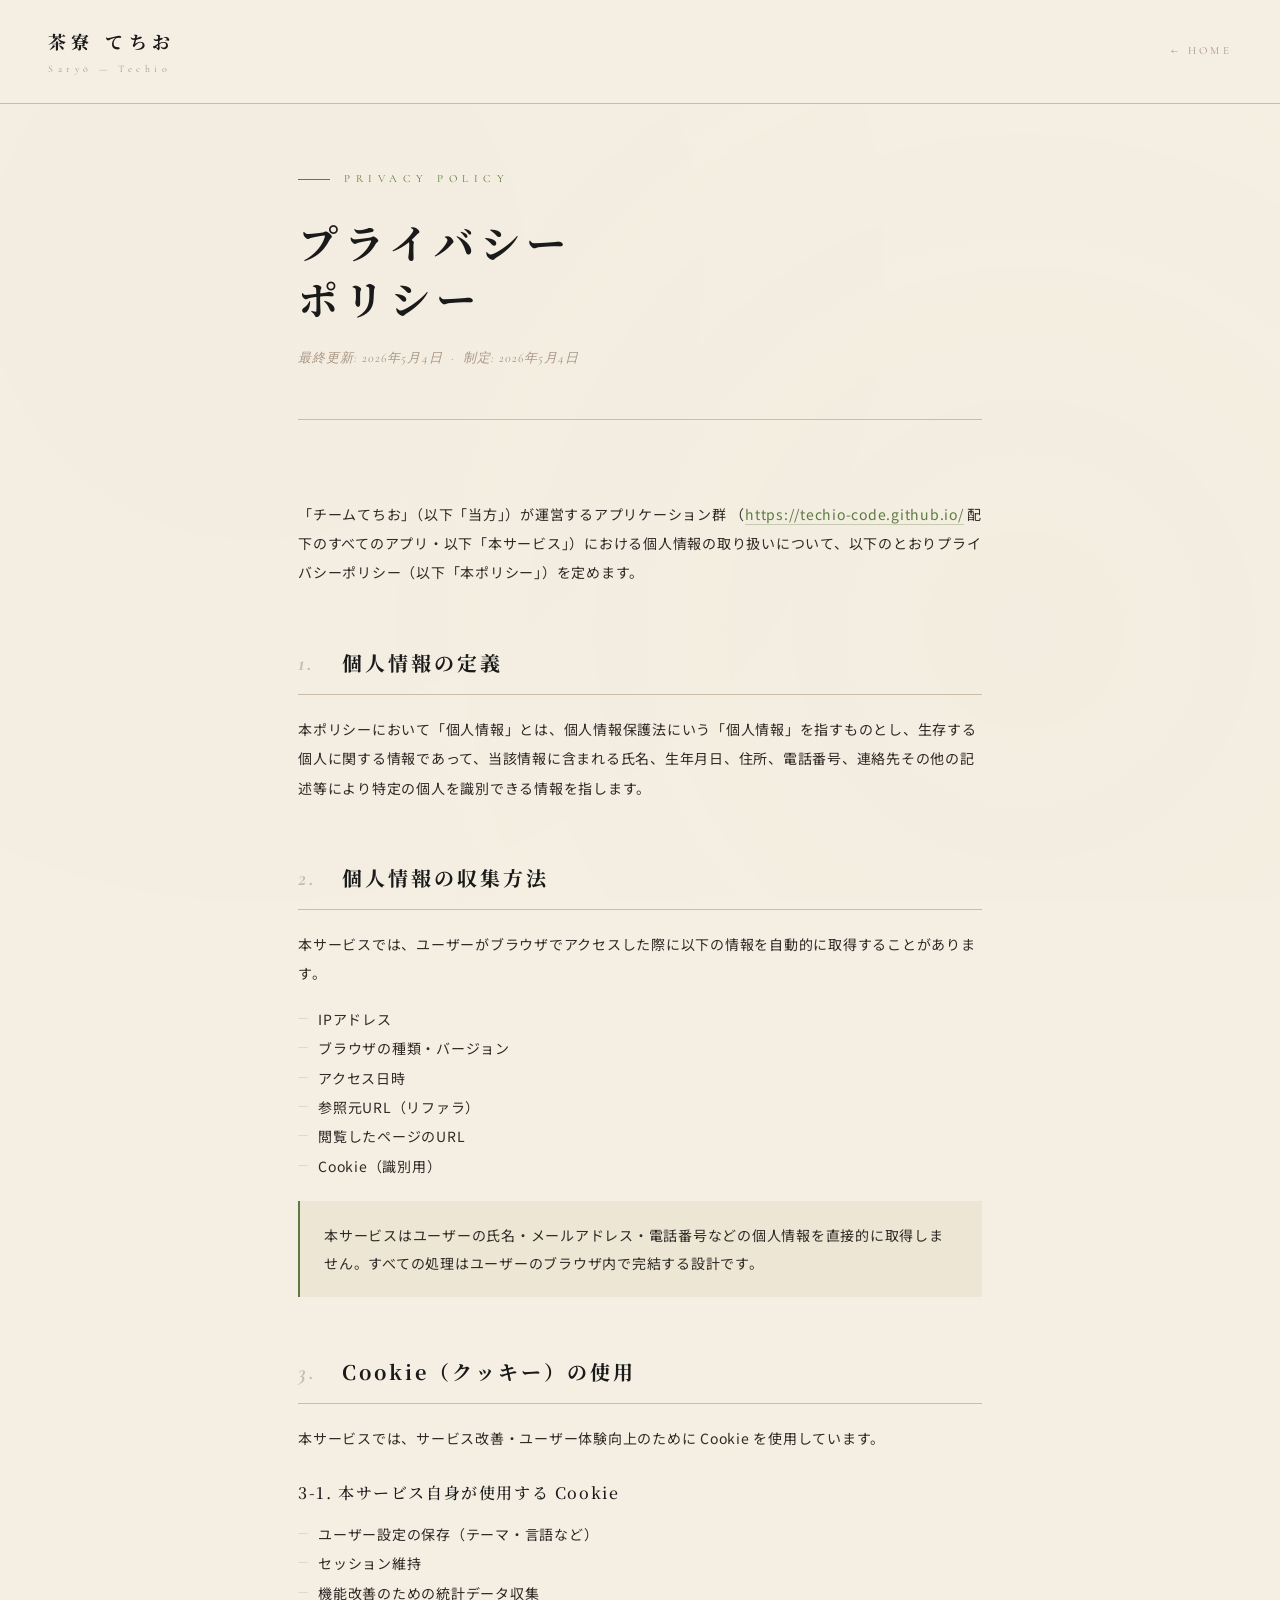
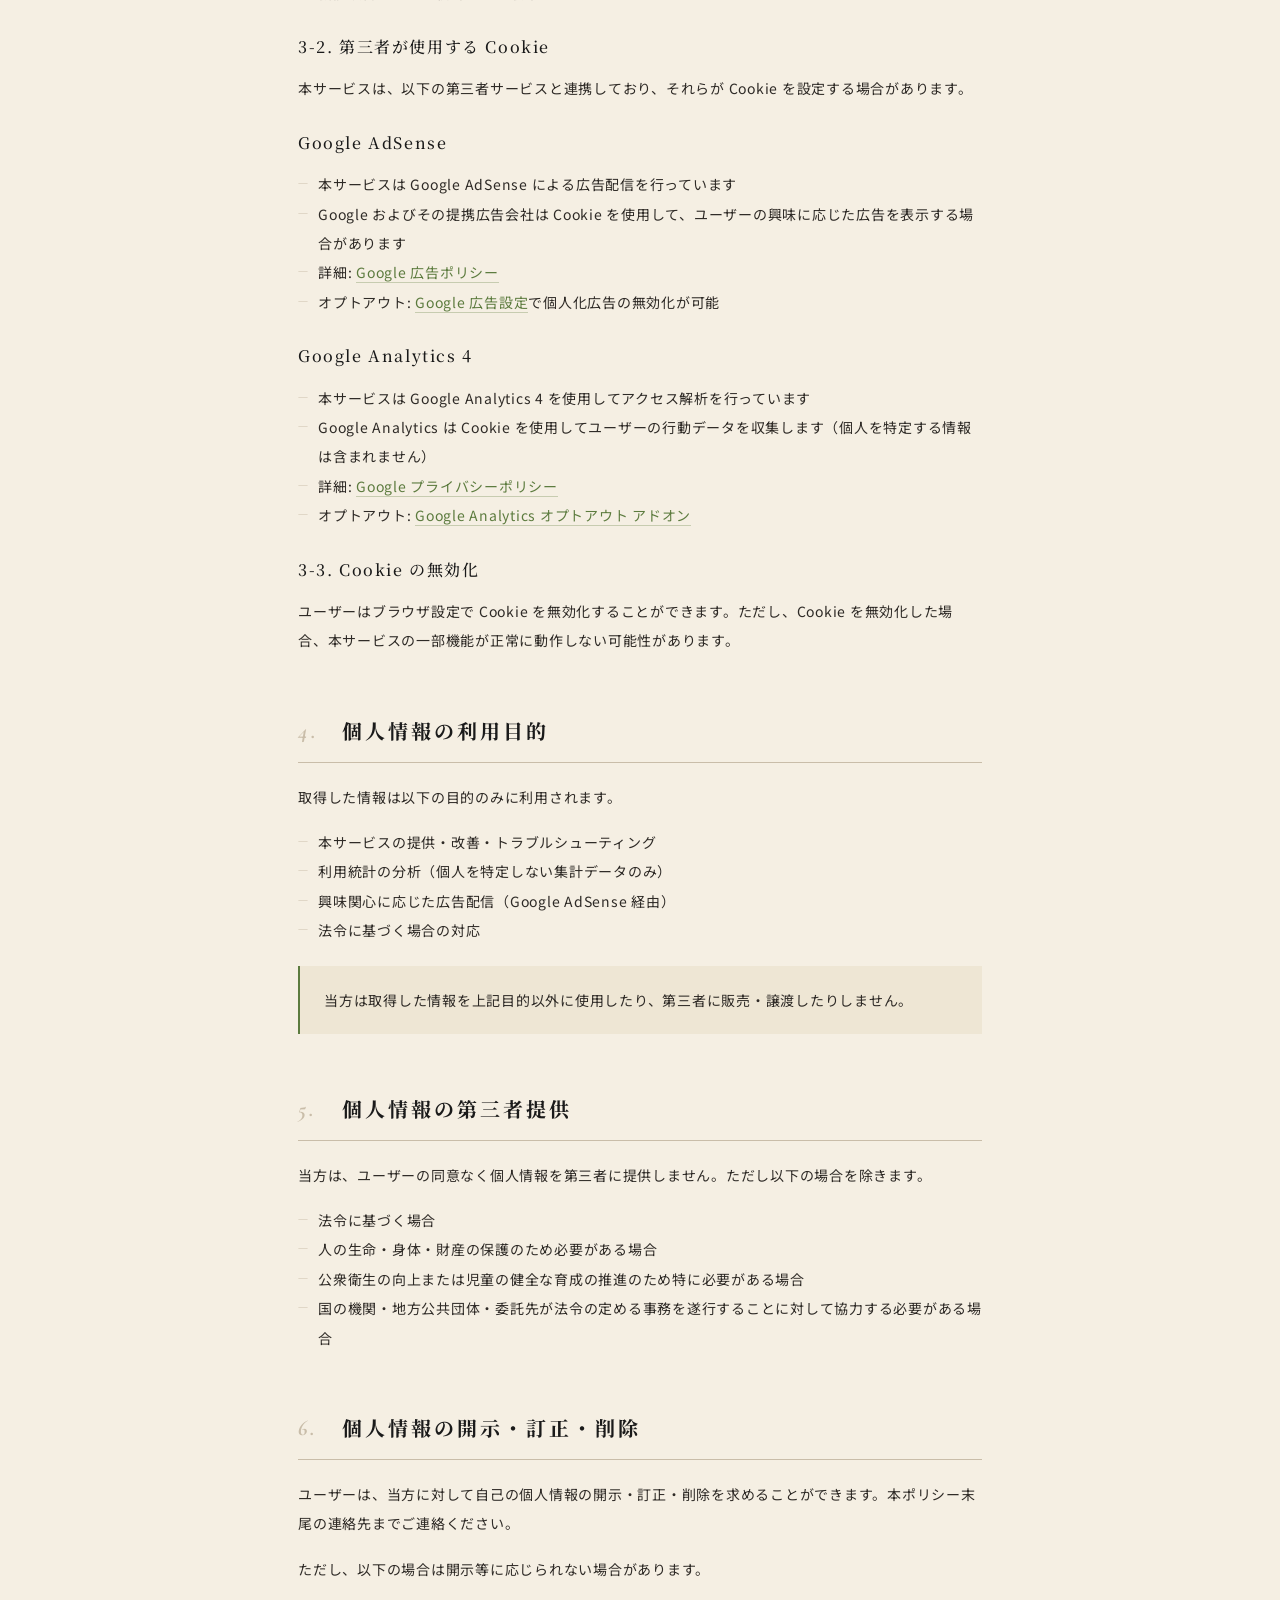
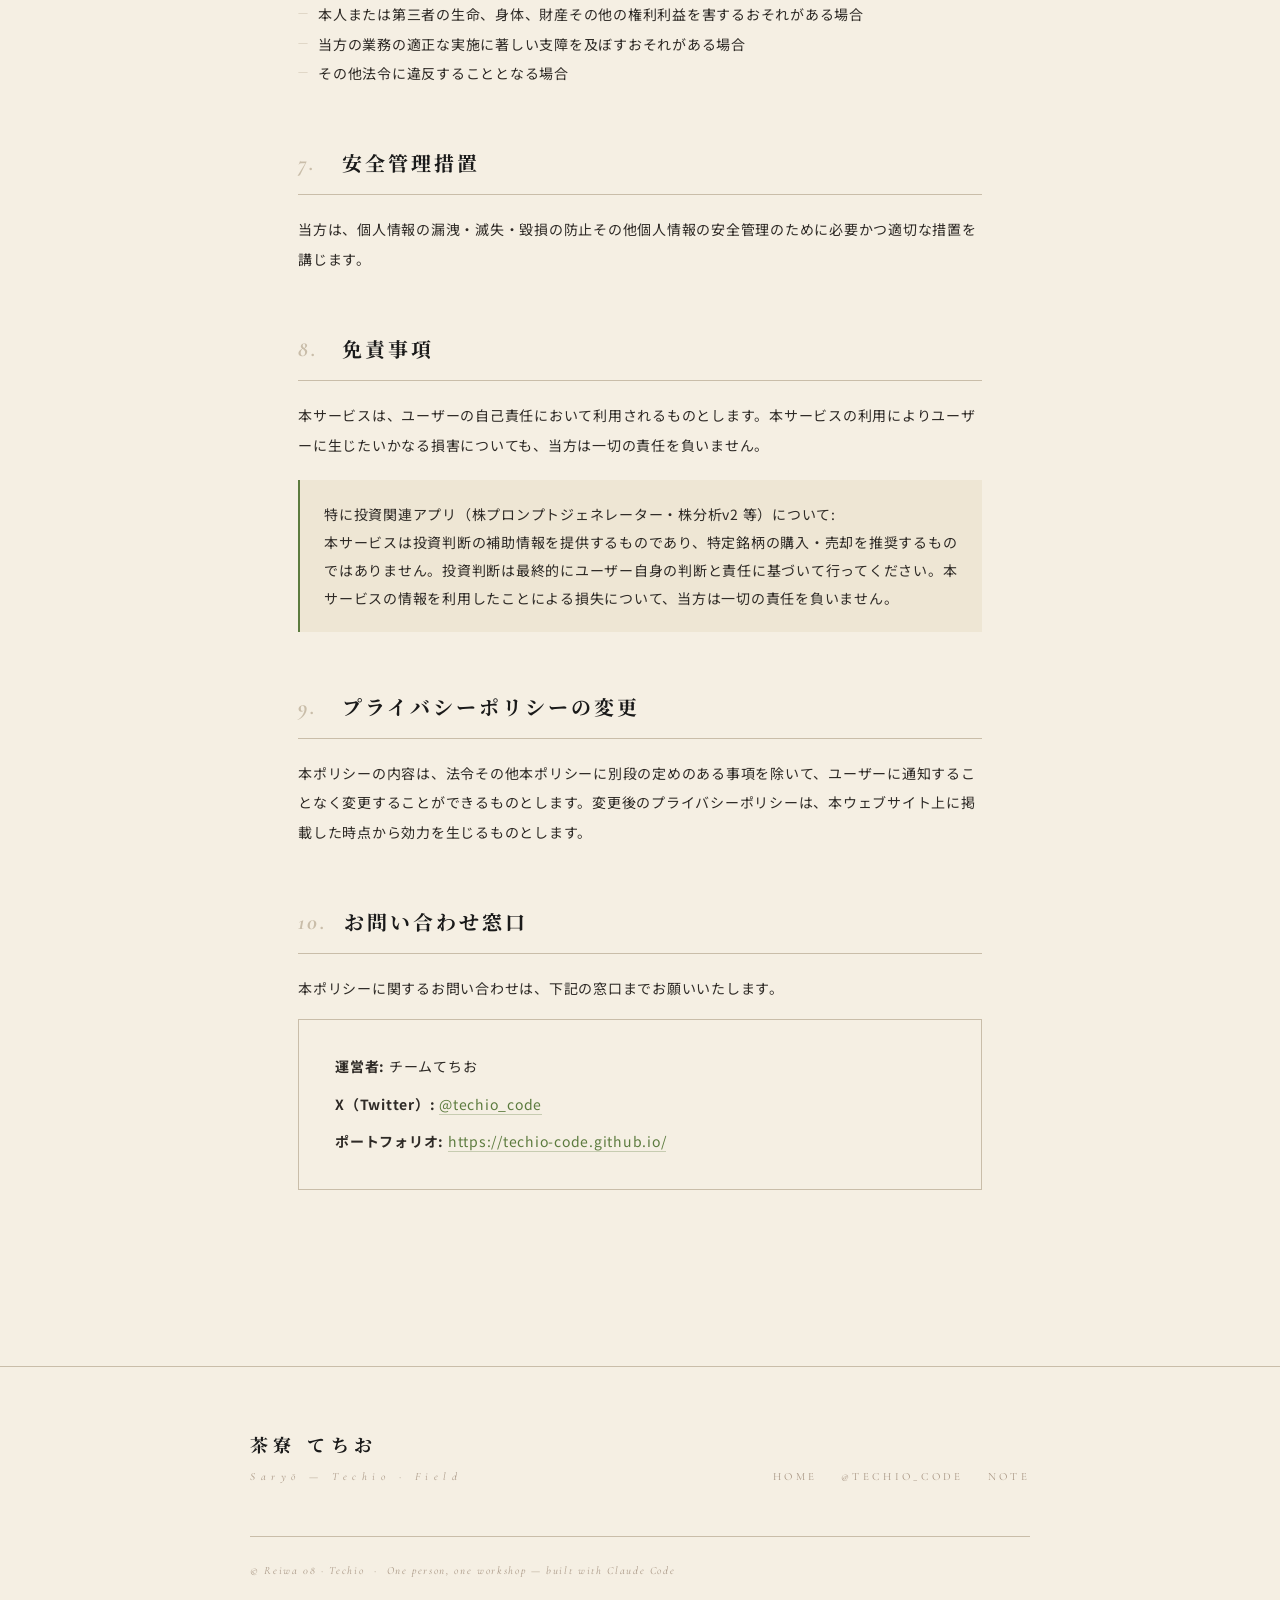
<file: privacy-policy/index.html>
<!DOCTYPE html>
<html lang="ja">
<head>
<meta charset="UTF-8" />
<meta name="viewport" content="width=device-width, initial-scale=1.0" />
<title>プライバシーポリシー — 茶寮 てちお</title>
<meta name="description" content="チームてちおが運営するアプリ群（techio-code.github.io 配下）における個人情報・Cookie の取り扱いについてのプライバシーポリシーです。" />
<meta property="og:title" content="プライバシーポリシー — 茶寮 てちお" />
<meta property="og:description" content="チームてちおが運営するアプリ群における個人情報・Cookie の取り扱いについてのプライバシーポリシーです。" />
<meta property="og:url" content="https://techio-code.github.io/privacy-policy/" />
<meta property="og:type" content="website" />
<link rel="preconnect" href="https://fonts.googleapis.com">
<link rel="preconnect" href="https://fonts.gstatic.com" crossorigin>
<link rel="stylesheet" href="https://fonts.googleapis.com/css2?family=Cormorant+Garamond:ital,wght@0,400;0,500;1,400&family=Noto+Sans+JP:wght@300;400;500&family=Noto+Serif+JP:wght@400;500;700&display=swap">
<style>
  :root {
    --kinari: #F5EFE3;
    --kinari-2: #EEE6D4;
    --sumi: #1A1A1A;
    --sumi-soft: #2E2A26;
    --tsuchi: #A89684;
    --tsuchi-light: #C9BDA9;
    --matcha: #5C7B3E;
    --rousoku: #FBC97A;
    --paper-shadow: rgba(26,26,26,0.06);
    --sp-0: 8px;
    --sp-1: 16px;
    --sp-2: 24px;
    --sp-3: 40px;
    --sp-4: 64px;
    --sp-5: 96px;
    --sp-6: 160px;
  }
  * { box-sizing: border-box; margin: 0; padding: 0; }
  html, body { background: var(--kinari); color: var(--sumi); }
  body {
    font-family: "Noto Sans JP", -apple-system, sans-serif;
    font-weight: 400;
    line-height: 1.9;
    font-size: 15px;
    letter-spacing: 0.05em;
    overflow-x: hidden;
    -webkit-font-smoothing: antialiased;
  }
  body::before {
    content: "";
    position: fixed; inset: 0;
    pointer-events: none;
    z-index: 1;
    opacity: 0.5;
    background-image:
      radial-gradient(circle at 20% 30%, rgba(26,26,26,0.015) 0, transparent 60%),
      radial-gradient(circle at 80% 70%, rgba(168,150,132,0.04) 0, transparent 55%);
    mix-blend-mode: multiply;
  }

  /* ===== NAV ===== */
  .nav {
    position: fixed; top: 0; left: 0; right: 0;
    display: flex; justify-content: space-between; align-items: center;
    padding: 24px 48px;
    z-index: 50;
    background: rgba(245, 239, 227, 0.92);
    backdrop-filter: blur(8px);
    border-bottom: 1px solid var(--tsuchi-light);
  }
  .nav-brand {
    font-family: "Noto Serif JP", serif;
    font-weight: 700;
    font-size: 18px;
    letter-spacing: 0.3em;
    text-decoration: none;
    color: var(--sumi);
  }
  .nav-brand .en-sub {
    display: block;
    font-family: "Cormorant Garamond", serif;
    font-weight: 400;
    font-size: 10px;
    letter-spacing: 0.45em;
    margin-top: 2px;
    color: var(--tsuchi);
  }
  .nav-back {
    font-family: "Cormorant Garamond", serif;
    font-size: 11px;
    letter-spacing: 0.3em;
    text-transform: uppercase;
    color: var(--tsuchi);
    text-decoration: none;
    transition: color 0.3s;
    display: flex;
    align-items: center;
    gap: 8px;
  }
  .nav-back:hover { color: var(--matcha); }

  /* ===== MAIN CONTENT ===== */
  .content-wrap {
    max-width: 780px;
    margin: 0 auto;
    padding: 160px 48px 120px;
    position: relative;
    z-index: 2;
  }

  /* Page header */
  .page-header {
    margin-bottom: 80px;
    padding-bottom: 48px;
    border-bottom: 1px solid var(--tsuchi-light);
  }
  .eyebrow {
    font-family: "Cormorant Garamond", serif;
    font-size: 11px;
    letter-spacing: 0.5em;
    color: var(--matcha);
    text-transform: uppercase;
    display: inline-flex;
    align-items: center;
    gap: 14px;
    margin-bottom: 24px;
  }
  .eyebrow::before {
    content: "";
    width: 32px; height: 1px;
    background: var(--matcha);
  }
  .page-header h1 {
    font-family: "Noto Serif JP", serif;
    font-weight: 700;
    font-size: 40px;
    letter-spacing: 0.15em;
    line-height: 1.4;
    margin-bottom: 20px;
  }
  .page-header .meta {
    font-family: "Cormorant Garamond", serif;
    font-style: italic;
    font-size: 13px;
    color: var(--tsuchi);
    letter-spacing: 0.08em;
  }

  /* Section */
  .policy-section {
    margin-bottom: 56px;
  }
  .policy-section h2 {
    font-family: "Noto Serif JP", serif;
    font-weight: 700;
    font-size: 20px;
    letter-spacing: 0.15em;
    color: var(--sumi);
    margin-bottom: 20px;
    padding-bottom: 12px;
    border-bottom: 1px solid var(--tsuchi-light);
    display: flex;
    align-items: center;
    gap: 16px;
  }
  .policy-section h2 .sec-num {
    font-family: "Cormorant Garamond", serif;
    font-style: italic;
    font-size: 22px;
    color: var(--tsuchi-light);
    line-height: 1;
    min-width: 28px;
  }
  .policy-section h3 {
    font-family: "Noto Serif JP", serif;
    font-weight: 500;
    font-size: 16px;
    letter-spacing: 0.1em;
    color: var(--sumi);
    margin: 24px 0 12px;
  }
  .policy-section p {
    color: var(--sumi-soft);
    font-size: 14px;
    line-height: 2.1;
    margin-bottom: 16px;
  }
  .policy-section ul {
    list-style: none;
    margin: 0 0 16px 0;
    padding: 0;
  }
  .policy-section ul li {
    color: var(--sumi-soft);
    font-size: 14px;
    line-height: 2.1;
    padding-left: 20px;
    position: relative;
  }
  .policy-section ul li::before {
    content: "—";
    position: absolute;
    left: 0;
    color: var(--tsuchi-light);
    font-family: "Cormorant Garamond", serif;
    font-size: 12px;
  }
  .policy-section a {
    color: var(--matcha);
    text-decoration: none;
    border-bottom: 1px solid rgba(92,123,62,0.3);
    transition: border-color 0.3s;
  }
  .policy-section a:hover { border-color: var(--matcha); }

  /* Highlight box */
  .highlight-box {
    background: var(--kinari-2);
    border-left: 2px solid var(--matcha);
    padding: 20px 24px;
    margin: 20px 0;
    font-size: 14px;
    color: var(--sumi-soft);
    line-height: 2;
  }

  /* Contact box */
  .contact-box {
    background: var(--kinari);
    border: 1px solid var(--tsuchi-light);
    padding: 32px 36px;
    margin-top: 16px;
  }
  .contact-box p {
    font-size: 14px;
    color: var(--sumi-soft);
    line-height: 2.1;
    margin-bottom: 8px;
  }
  .contact-box p:last-child { margin-bottom: 0; }

  /* ===== FOOTER ===== */
  footer {
    background: var(--kinari);
    padding: 60px 48px 40px;
    border-top: 1px solid var(--tsuchi-light);
    position: relative;
    z-index: 2;
  }
  .footer-inner {
    max-width: 780px;
    margin: 0 auto;
    display: flex;
    justify-content: space-between;
    align-items: flex-end;
    flex-wrap: wrap;
    gap: 24px;
  }
  .footer-brand {
    font-family: "Noto Serif JP", serif;
    font-weight: 700;
    font-size: 18px;
    letter-spacing: 0.3em;
  }
  .footer-brand .sub {
    display: block;
    font-family: "Cormorant Garamond", serif;
    font-weight: 400;
    font-size: 11px;
    letter-spacing: 0.5em;
    margin-top: 6px;
    color: var(--tsuchi);
    font-style: italic;
  }
  .footer-links {
    display: flex;
    gap: 24px;
    flex-wrap: wrap;
  }
  .footer-links a {
    font-family: "Cormorant Garamond", serif;
    font-size: 11px;
    letter-spacing: 0.3em;
    text-transform: uppercase;
    color: var(--tsuchi);
    text-decoration: none;
    transition: color 0.3s;
  }
  .footer-links a:hover { color: var(--matcha); }
  .footer-copy {
    width: 100%;
    font-family: "Cormorant Garamond", serif;
    font-style: italic;
    font-size: 11px;
    color: var(--tsuchi);
    letter-spacing: 0.15em;
    margin-top: 24px;
    padding-top: 24px;
    border-top: 1px solid var(--tsuchi-light);
  }

  /* ===== RESPONSIVE ===== */
  @media (max-width: 768px) {
    .nav { padding: 16px 20px; }
    .content-wrap { padding: 120px 24px 80px; }
    .page-header h1 { font-size: 28px; }
    footer { padding: 48px 24px 32px; }
    .footer-inner { flex-direction: column; align-items: flex-start; }
  }
</style>
<script async src="https://pagead2.googlesyndication.com/pagead/js/adsbygoogle.js?client=ca-pub-2672287251698285"
     crossorigin="anonymous"></script>
</head>
<body>

<!-- NAV -->
<nav class="nav">
  <a class="nav-brand" href="https://techio-code.github.io/">
    茶寮 てちお
    <span class="en-sub">Saryō — Techio</span>
  </a>
  <a class="nav-back" href="https://techio-code.github.io/">
    ← Home
  </a>
</nav>

<!-- MAIN CONTENT -->
<main class="content-wrap">
  <div class="page-header">
    <div class="eyebrow">Privacy Policy</div>
    <h1>プライバシー<br>ポリシー</h1>
    <div class="meta">最終更新: 2026年5月4日 &nbsp;·&nbsp; 制定: 2026年5月4日</div>
  </div>

  <div class="policy-section">
    <p>
      「チームてちお」（以下「当方」）が運営するアプリケーション群
      （<a href="https://techio-code.github.io/" target="_blank" rel="noopener">https://techio-code.github.io/</a> 配下のすべてのアプリ・以下「本サービス」）における個人情報の取り扱いについて、以下のとおりプライバシーポリシー（以下「本ポリシー」）を定めます。
    </p>
  </div>

  <div class="policy-section">
    <h2><span class="sec-num">1.</span>個人情報の定義</h2>
    <p>
      本ポリシーにおいて「個人情報」とは、個人情報保護法にいう「個人情報」を指すものとし、生存する個人に関する情報であって、当該情報に含まれる氏名、生年月日、住所、電話番号、連絡先その他の記述等により特定の個人を識別できる情報を指します。
    </p>
  </div>

  <div class="policy-section">
    <h2><span class="sec-num">2.</span>個人情報の収集方法</h2>
    <p>本サービスでは、ユーザーがブラウザでアクセスした際に以下の情報を自動的に取得することがあります。</p>
    <ul>
      <li>IPアドレス</li>
      <li>ブラウザの種類・バージョン</li>
      <li>アクセス日時</li>
      <li>参照元URL（リファラ）</li>
      <li>閲覧したページのURL</li>
      <li>Cookie（識別用）</li>
    </ul>
    <div class="highlight-box">
      本サービスはユーザーの氏名・メールアドレス・電話番号などの個人情報を直接的に取得しません。すべての処理はユーザーのブラウザ内で完結する設計です。
    </div>
  </div>

  <div class="policy-section">
    <h2><span class="sec-num">3.</span>Cookie（クッキー）の使用</h2>
    <p>本サービスでは、サービス改善・ユーザー体験向上のために Cookie を使用しています。</p>

    <h3>3-1. 本サービス自身が使用する Cookie</h3>
    <ul>
      <li>ユーザー設定の保存（テーマ・言語など）</li>
      <li>セッション維持</li>
      <li>機能改善のための統計データ収集</li>
    </ul>

    <h3>3-2. 第三者が使用する Cookie</h3>
    <p>本サービスは、以下の第三者サービスと連携しており、それらが Cookie を設定する場合があります。</p>

    <h3>Google AdSense</h3>
    <ul>
      <li>本サービスは Google AdSense による広告配信を行っています</li>
      <li>Google およびその提携広告会社は Cookie を使用して、ユーザーの興味に応じた広告を表示する場合があります</li>
      <li>詳細: <a href="https://policies.google.com/technologies/ads" target="_blank" rel="noopener">Google 広告ポリシー</a></li>
      <li>オプトアウト: <a href="https://adssettings.google.com/" target="_blank" rel="noopener">Google 広告設定</a>で個人化広告の無効化が可能</li>
    </ul>

    <h3>Google Analytics 4</h3>
    <ul>
      <li>本サービスは Google Analytics 4 を使用してアクセス解析を行っています</li>
      <li>Google Analytics は Cookie を使用してユーザーの行動データを収集します（個人を特定する情報は含まれません）</li>
      <li>詳細: <a href="https://policies.google.com/privacy" target="_blank" rel="noopener">Google プライバシーポリシー</a></li>
      <li>オプトアウト: <a href="https://tools.google.com/dlpage/gaoptout" target="_blank" rel="noopener">Google Analytics オプトアウト アドオン</a></li>
    </ul>

    <h3>3-3. Cookie の無効化</h3>
    <p>ユーザーはブラウザ設定で Cookie を無効化することができます。ただし、Cookie を無効化した場合、本サービスの一部機能が正常に動作しない可能性があります。</p>
  </div>

  <div class="policy-section">
    <h2><span class="sec-num">4.</span>個人情報の利用目的</h2>
    <p>取得した情報は以下の目的のみに利用されます。</p>
    <ul>
      <li>本サービスの提供・改善・トラブルシューティング</li>
      <li>利用統計の分析（個人を特定しない集計データのみ）</li>
      <li>興味関心に応じた広告配信（Google AdSense 経由）</li>
      <li>法令に基づく場合の対応</li>
    </ul>
    <div class="highlight-box">
      当方は取得した情報を上記目的以外に使用したり、第三者に販売・譲渡したりしません。
    </div>
  </div>

  <div class="policy-section">
    <h2><span class="sec-num">5.</span>個人情報の第三者提供</h2>
    <p>当方は、ユーザーの同意なく個人情報を第三者に提供しません。ただし以下の場合を除きます。</p>
    <ul>
      <li>法令に基づく場合</li>
      <li>人の生命・身体・財産の保護のため必要がある場合</li>
      <li>公衆衛生の向上または児童の健全な育成の推進のため特に必要がある場合</li>
      <li>国の機関・地方公共団体・委託先が法令の定める事務を遂行することに対して協力する必要がある場合</li>
    </ul>
  </div>

  <div class="policy-section">
    <h2><span class="sec-num">6.</span>個人情報の開示・訂正・削除</h2>
    <p>
      ユーザーは、当方に対して自己の個人情報の開示・訂正・削除を求めることができます。本ポリシー末尾の連絡先までご連絡ください。
    </p>
    <p>ただし、以下の場合は開示等に応じられない場合があります。</p>
    <ul>
      <li>本人または第三者の生命、身体、財産その他の権利利益を害するおそれがある場合</li>
      <li>当方の業務の適正な実施に著しい支障を及ぼすおそれがある場合</li>
      <li>その他法令に違反することとなる場合</li>
    </ul>
  </div>

  <div class="policy-section">
    <h2><span class="sec-num">7.</span>安全管理措置</h2>
    <p>
      当方は、個人情報の漏洩・滅失・毀損の防止その他個人情報の安全管理のために必要かつ適切な措置を講じます。
    </p>
  </div>

  <div class="policy-section">
    <h2><span class="sec-num">8.</span>免責事項</h2>
    <p>
      本サービスは、ユーザーの自己責任において利用されるものとします。本サービスの利用によりユーザーに生じたいかなる損害についても、当方は一切の責任を負いません。
    </p>
    <div class="highlight-box">
      特に投資関連アプリ（株プロンプトジェネレーター・株分析v2 等）について:<br>
      本サービスは投資判断の補助情報を提供するものであり、特定銘柄の購入・売却を推奨するものではありません。投資判断は最終的にユーザー自身の判断と責任に基づいて行ってください。本サービスの情報を利用したことによる損失について、当方は一切の責任を負いません。
    </div>
  </div>

  <div class="policy-section">
    <h2><span class="sec-num">9.</span>プライバシーポリシーの変更</h2>
    <p>
      本ポリシーの内容は、法令その他本ポリシーに別段の定めのある事項を除いて、ユーザーに通知することなく変更することができるものとします。変更後のプライバシーポリシーは、本ウェブサイト上に掲載した時点から効力を生じるものとします。
    </p>
  </div>

  <div class="policy-section">
    <h2><span class="sec-num">10.</span>お問い合わせ窓口</h2>
    <p>本ポリシーに関するお問い合わせは、下記の窓口までお願いいたします。</p>
    <div class="contact-box">
      <p><strong>運営者:</strong> チームてちお</p>
      <p><strong>X（Twitter）:</strong> <a href="https://x.com/techio_code" target="_blank" rel="noopener">@techio_code</a></p>
      <p><strong>ポートフォリオ:</strong> <a href="https://techio-code.github.io/" target="_blank" rel="noopener">https://techio-code.github.io/</a></p>
    </div>
  </div>
</main>

<footer>
  <div class="footer-inner">
    <div class="footer-brand">
      茶寮 てちお
      <span class="sub">Saryō — Techio · Field</span>
    </div>
    <div class="footer-links">
      <a href="https://techio-code.github.io/">Home</a>
      <a href="https://x.com/techio_code" target="_blank" rel="noopener">@techio_code</a>
      <a href="https://note.com/techio_note" target="_blank" rel="noopener">note</a>
    </div>
    <div class="footer-copy">
      © Reiwa 08 · Techio &nbsp;·&nbsp; One person, one workshop — built with Claude Code
    </div>
  </div>
</footer>

</body>
</html>
</file>
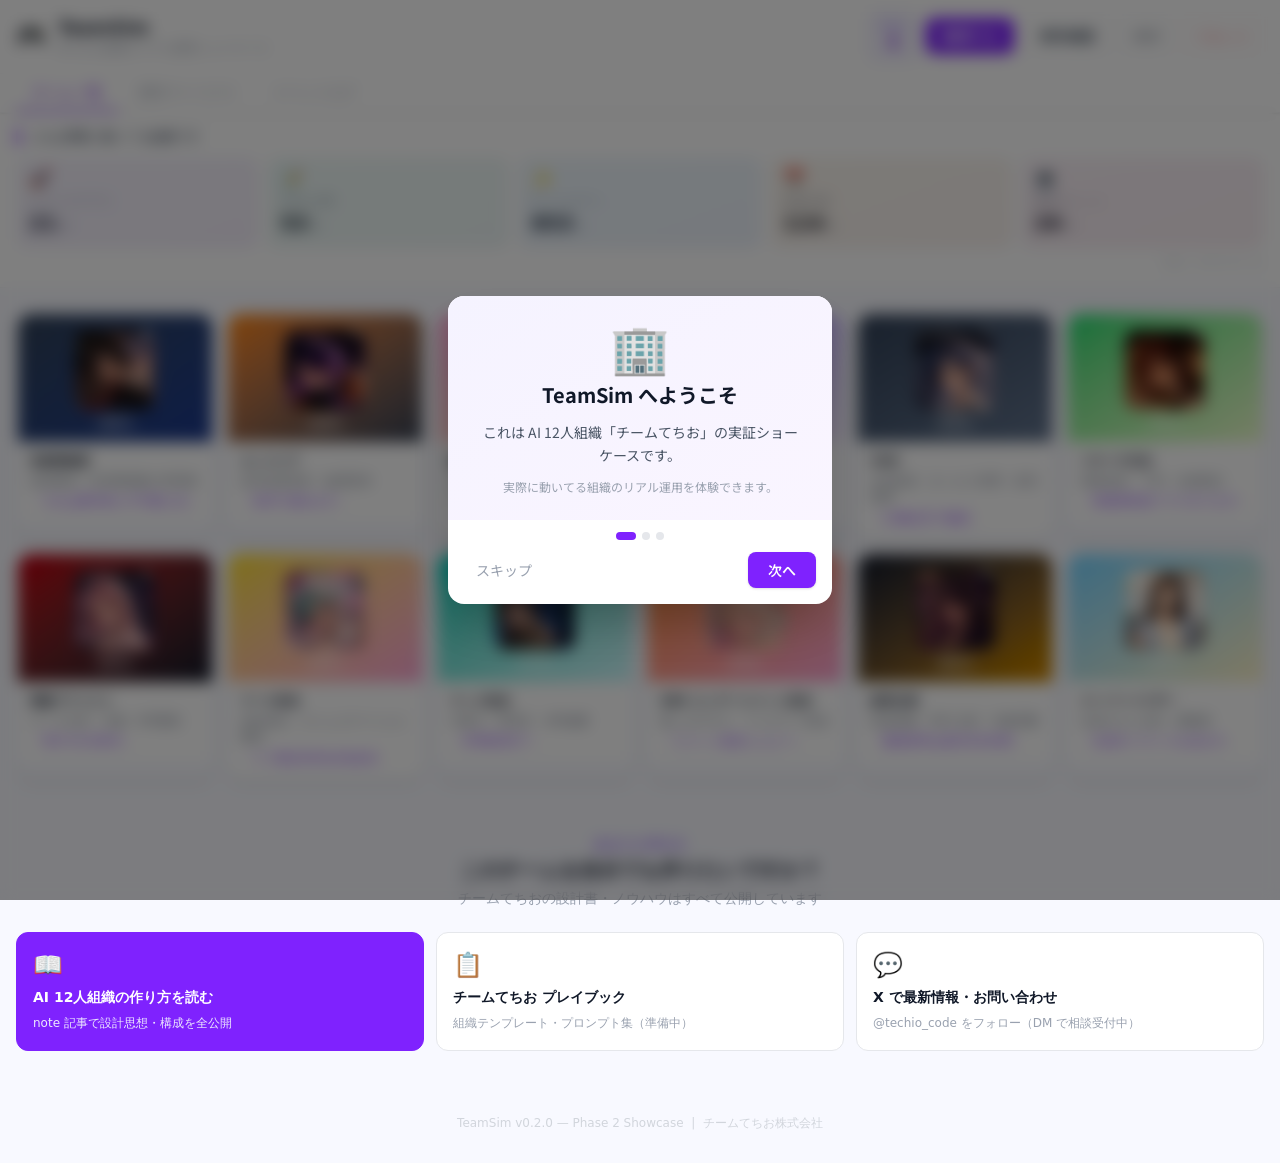
<file: teamsim/index.html>
<!doctype html>
<html lang="ja">
  <head>
    <meta charset="UTF-8" />
    <link rel="icon" href="data:image/svg+xml,<svg xmlns='http://www.w3.org/2000/svg' viewBox='0 0 100 100'><text y='.9em' font-size='90'>🎮</text></svg>" />
    <meta name="viewport" content="width=device-width, initial-scale=1.0" />
    <title>TeamSim — AI 12人組織のリアル運用ショーケース</title>
    <meta name="description" content="チームてちおが実際に運用している AI 12人組織をリアルタイムで体験。21本のアプリ・53本の記事を生み出した組織の設計と動きを観察できます。あなたも作れます。" />
    <!-- OGP -->
    <meta property="og:title" content="TeamSim — AI 12人組織のリアル運用ショーケース" />
    <meta property="og:description" content="チームてちおが実際に運用している AI 12人組織を体験。21本アプリ・53本記事・124日稼働。あなたも同じ組織を作れます。" />
    <meta property="og:type" content="website" />
    <meta property="og:locale" content="ja_JP" />
    <meta property="og:image" content="https://techio-code.github.io/teamsim/og-image.png" />
    <meta property="og:url" content="https://techio-code.github.io/teamsim/" />
    <meta name="twitter:card" content="summary_large_image" />
    <meta name="twitter:title" content="TeamSim — AI 12人組織のリアル運用ショーケース" />
    <meta name="twitter:description" content="チームてちおが実際に運用している AI 12人組織を体験。21本アプリ・53本記事・124日稼働。あなたも作れます。" />
    <meta name="twitter:image" content="https://techio-code.github.io/teamsim/og-image.png" />
    <meta name="twitter:site" content="@techio_code" />
    <!-- Google Fonts: Noto Sans JP -->
    <link rel="preconnect" href="https://fonts.googleapis.com" />
    <link rel="preconnect" href="https://fonts.gstatic.com" crossorigin />
    <link href="https://fonts.googleapis.com/css2?family=Noto+Sans+JP:wght@400;500;700&display=swap" rel="stylesheet" />
    <script type="module" crossorigin src="/teamsim/assets/index-CJXkIVvI.js"></script>
    <link rel="stylesheet" crossorigin href="/teamsim/assets/index-BoWvNEDY.css">
  </head>
  <body>
    <div id="root"></div>
  </body>
</html>
</file>
<file: teamsim/assets/index-BoWvNEDY.css>
/*! tailwindcss v4.3.0 | MIT License | https://tailwindcss.com */
@layer properties{@supports (((-webkit-hyphens:none)) and (not (margin-trim:inline))) or ((-moz-orient:inline) and (not (color:rgb(from red r g b)))){*,:before,:after,::backdrop{--tw-rotate-x:initial;--tw-rotate-y:initial;--tw-rotate-z:initial;--tw-skew-x:initial;--tw-skew-y:initial;--tw-space-y-reverse:0;--tw-border-style:solid;--tw-gradient-position:initial;--tw-gradient-from:#0000;--tw-gradient-via:#0000;--tw-gradient-to:#0000;--tw-gradient-stops:initial;--tw-gradient-via-stops:initial;--tw-gradient-from-position:0%;--tw-gradient-via-position:50%;--tw-gradient-to-position:100%;--tw-leading:initial;--tw-font-weight:initial;--tw-tracking:initial;--tw-shadow:0 0 #0000;--tw-shadow-color:initial;--tw-shadow-alpha:100%;--tw-inset-shadow:0 0 #0000;--tw-inset-shadow-color:initial;--tw-inset-shadow-alpha:100%;--tw-ring-color:initial;--tw-ring-shadow:0 0 #0000;--tw-inset-ring-color:initial;--tw-inset-ring-shadow:0 0 #0000;--tw-ring-inset:initial;--tw-ring-offset-width:0px;--tw-ring-offset-color:#fff;--tw-ring-offset-shadow:0 0 #0000;--tw-blur:initial;--tw-brightness:initial;--tw-contrast:initial;--tw-grayscale:initial;--tw-hue-rotate:initial;--tw-invert:initial;--tw-opacity:initial;--tw-saturate:initial;--tw-sepia:initial;--tw-drop-shadow:initial;--tw-drop-shadow-color:initial;--tw-drop-shadow-alpha:100%;--tw-drop-shadow-size:initial;--tw-backdrop-blur:initial;--tw-backdrop-brightness:initial;--tw-backdrop-contrast:initial;--tw-backdrop-grayscale:initial;--tw-backdrop-hue-rotate:initial;--tw-backdrop-invert:initial;--tw-backdrop-opacity:initial;--tw-backdrop-saturate:initial;--tw-backdrop-sepia:initial;--tw-duration:initial}}}@layer theme{:root,:host{--font-sans:ui-sans-serif, system-ui, sans-serif, "Apple Color Emoji", "Segoe UI Emoji", "Segoe UI Symbol", "Noto Color Emoji";--font-mono:ui-monospace, SFMono-Regular, Menlo, Monaco, Consolas, "Liberation Mono", "Courier New", monospace;--color-red-50:oklch(97.1% .013 17.38);--color-red-100:oklch(93.6% .032 17.717);--color-red-200:oklch(88.5% .062 18.334);--color-red-400:oklch(70.4% .191 22.216);--color-red-500:oklch(63.7% .237 25.331);--color-red-600:oklch(57.7% .245 27.325);--color-red-700:oklch(50.5% .213 27.518);--color-orange-400:oklch(75% .183 55.934);--color-orange-600:oklch(64.6% .222 41.116);--color-amber-50:oklch(98.7% .022 95.277);--color-amber-100:oklch(96.2% .059 95.617);--color-amber-200:oklch(92.4% .12 95.746);--color-amber-300:oklch(87.9% .169 91.605);--color-amber-400:oklch(82.8% .189 84.429);--color-amber-500:oklch(76.9% .188 70.08);--color-amber-600:oklch(66.6% .179 58.318);--color-amber-700:oklch(55.5% .163 48.998);--color-yellow-50:oklch(98.7% .026 102.212);--color-yellow-300:oklch(90.5% .182 98.111);--color-yellow-600:oklch(68.1% .162 75.834);--color-lime-100:oklch(96.7% .067 122.328);--color-green-100:oklch(96.2% .044 156.743);--color-green-400:oklch(79.2% .209 151.711);--color-emerald-50:oklch(97.9% .021 166.113);--color-emerald-100:oklch(95% .052 163.051);--color-emerald-200:oklch(90.5% .093 164.15);--color-emerald-400:oklch(76.5% .177 163.223);--color-emerald-500:oklch(69.6% .17 162.48);--color-emerald-600:oklch(59.6% .145 163.225);--color-emerald-700:oklch(50.8% .118 165.612);--color-teal-400:oklch(77.7% .152 181.912);--color-teal-600:oklch(60% .118 184.704);--color-cyan-100:oklch(95.6% .045 203.388);--color-sky-300:oklch(82.8% .111 230.318);--color-sky-500:oklch(68.5% .169 237.323);--color-blue-600:oklch(54.6% .245 262.881);--color-blue-900:oklch(37.9% .146 265.522);--color-indigo-600:oklch(51.1% .262 276.966);--color-violet-50:oklch(96.9% .016 293.756);--color-violet-100:oklch(94.3% .029 294.588);--color-violet-200:oklch(89.4% .057 293.283);--color-violet-300:oklch(81.1% .111 293.571);--color-violet-400:oklch(70.2% .183 293.541);--color-violet-500:oklch(60.6% .25 292.717);--color-violet-600:oklch(54.1% .281 293.009);--color-violet-700:oklch(49.1% .27 292.581);--color-purple-50:oklch(97.7% .014 308.299);--color-purple-100:oklch(94.6% .033 307.174);--color-purple-600:oklch(55.8% .288 302.321);--color-pink-300:oklch(82.3% .12 346.018);--color-pink-500:oklch(65.6% .241 354.308);--color-rose-100:oklch(94.1% .03 12.58);--color-rose-600:oklch(58.6% .253 17.585);--color-slate-500:oklch(55.4% .046 257.417);--color-slate-700:oklch(37.2% .044 257.287);--color-gray-50:oklch(98.5% .002 247.839);--color-gray-100:oklch(96.7% .003 264.542);--color-gray-200:oklch(92.8% .006 264.531);--color-gray-300:oklch(87.2% .01 258.338);--color-gray-400:oklch(70.7% .022 261.325);--color-gray-500:oklch(55.1% .027 264.364);--color-gray-600:oklch(44.6% .03 256.802);--color-gray-700:oklch(37.3% .034 259.733);--color-gray-800:oklch(27.8% .033 256.848);--color-gray-900:oklch(21% .034 264.665);--color-black:#000;--color-white:#fff;--spacing:.25rem;--breakpoint-xl:80rem;--container-sm:24rem;--container-2xl:42rem;--text-xs:.75rem;--text-xs--line-height:calc(1 / .75);--text-sm:.875rem;--text-sm--line-height:calc(1.25 / .875);--text-base:1rem;--text-base--line-height:calc(1.5 / 1);--text-lg:1.125rem;--text-lg--line-height:calc(1.75 / 1.125);--text-xl:1.25rem;--text-xl--line-height:calc(1.75 / 1.25);--text-2xl:1.5rem;--text-2xl--line-height:calc(2 / 1.5);--text-3xl:1.875rem;--text-3xl--line-height:calc(2.25 / 1.875);--text-4xl:2.25rem;--text-4xl--line-height:calc(2.5 / 2.25);--text-5xl:3rem;--text-5xl--line-height:1;--font-weight-normal:400;--font-weight-medium:500;--font-weight-semibold:600;--font-weight-bold:700;--tracking-wide:.025em;--tracking-widest:.1em;--leading-tight:1.25;--leading-snug:1.375;--leading-relaxed:1.625;--radius-lg:.5rem;--radius-xl:.75rem;--radius-2xl:1rem;--blur-sm:8px;--default-transition-duration:.15s;--default-transition-timing-function:cubic-bezier(.4, 0, .2, 1);--default-font-family:var(--font-sans);--default-mono-font-family:var(--font-mono)}}@layer base{*,:after,:before,::backdrop{box-sizing:border-box;border:0 solid;margin:0;padding:0}::file-selector-button{box-sizing:border-box;border:0 solid;margin:0;padding:0}html,:host{-webkit-text-size-adjust:100%;tab-size:4;line-height:1.5;font-family:var(--default-font-family,ui-sans-serif, system-ui, sans-serif, "Apple Color Emoji", "Segoe UI Emoji", "Segoe UI Symbol", "Noto Color Emoji");font-feature-settings:var(--default-font-feature-settings,normal);font-variation-settings:var(--default-font-variation-settings,normal);-webkit-tap-highlight-color:transparent}hr{height:0;color:inherit;border-top-width:1px}abbr:where([title]){-webkit-text-decoration:underline dotted;text-decoration:underline dotted}h1,h2,h3,h4,h5,h6{font-size:inherit;font-weight:inherit}a{color:inherit;-webkit-text-decoration:inherit;-webkit-text-decoration:inherit;-webkit-text-decoration:inherit;-webkit-text-decoration:inherit;text-decoration:inherit}b,strong{font-weight:bolder}code,kbd,samp,pre{font-family:var(--default-mono-font-family,ui-monospace, SFMono-Regular, Menlo, Monaco, Consolas, "Liberation Mono", "Courier New", monospace);font-feature-settings:var(--default-mono-font-feature-settings,normal);font-variation-settings:var(--default-mono-font-variation-settings,normal);font-size:1em}small{font-size:80%}sub,sup{vertical-align:baseline;font-size:75%;line-height:0;position:relative}sub{bottom:-.25em}sup{top:-.5em}table{text-indent:0;border-color:inherit;border-collapse:collapse}:-moz-focusring{outline:auto}progress{vertical-align:baseline}summary{display:list-item}ol,ul,menu{list-style:none}img,svg,video,canvas,audio,iframe,embed,object{vertical-align:middle;display:block}img,video{max-width:100%;height:auto}button,input,select,optgroup,textarea{font:inherit;font-feature-settings:inherit;font-variation-settings:inherit;letter-spacing:inherit;color:inherit;opacity:1;background-color:#0000;border-radius:0}::file-selector-button{font:inherit;font-feature-settings:inherit;font-variation-settings:inherit;letter-spacing:inherit;color:inherit;opacity:1;background-color:#0000;border-radius:0}:where(select:is([multiple],[size])) optgroup{font-weight:bolder}:where(select:is([multiple],[size])) optgroup option{padding-inline-start:20px}::file-selector-button{margin-inline-end:4px}::placeholder{opacity:1}@supports (not ((-webkit-appearance:-apple-pay-button))) or (contain-intrinsic-size:1px){::placeholder{color:currentColor}@supports (color:color-mix(in lab, red, red)){::placeholder{color:color-mix(in oklab, currentcolor 50%, transparent)}}}textarea{resize:vertical}::-webkit-search-decoration{-webkit-appearance:none}::-webkit-date-and-time-value{min-height:1lh;text-align:inherit}::-webkit-datetime-edit{display:inline-flex}::-webkit-datetime-edit-fields-wrapper{padding:0}::-webkit-datetime-edit{padding-block:0}::-webkit-datetime-edit-year-field{padding-block:0}::-webkit-datetime-edit-month-field{padding-block:0}::-webkit-datetime-edit-day-field{padding-block:0}::-webkit-datetime-edit-hour-field{padding-block:0}::-webkit-datetime-edit-minute-field{padding-block:0}::-webkit-datetime-edit-second-field{padding-block:0}::-webkit-datetime-edit-millisecond-field{padding-block:0}::-webkit-datetime-edit-meridiem-field{padding-block:0}::-webkit-calendar-picker-indicator{line-height:1}:-moz-ui-invalid{box-shadow:none}button,input:where([type=button],[type=reset],[type=submit]){appearance:button}::file-selector-button{appearance:button}::-webkit-inner-spin-button{height:auto}::-webkit-outer-spin-button{height:auto}[hidden]:where(:not([hidden=until-found])){display:none!important}}@layer components;@layer utilities{.pointer-events-none{pointer-events:none}.visible{visibility:visible}.absolute{position:absolute}.fixed{position:fixed}.relative{position:relative}.sticky{position:sticky}.inset-0{inset:calc(var(--spacing) * 0)}.-top-1{top:calc(var(--spacing) * -1)}.top-0{top:calc(var(--spacing) * 0)}.top-2{top:calc(var(--spacing) * 2)}.-right-1{right:calc(var(--spacing) * -1)}.right-0{right:calc(var(--spacing) * 0)}.right-2{right:calc(var(--spacing) * 2)}.bottom-\[52px\]{bottom:52px}.left-0{left:calc(var(--spacing) * 0)}.z-10{z-index:10}.z-50{z-index:50}.mx-auto{margin-inline:auto}.mt-1{margin-top:calc(var(--spacing) * 1)}.mt-1\.5{margin-top:calc(var(--spacing) * 1.5)}.mt-2{margin-top:calc(var(--spacing) * 2)}.mb-0\.5{margin-bottom:calc(var(--spacing) * .5)}.mb-1{margin-bottom:calc(var(--spacing) * 1)}.mb-2{margin-bottom:calc(var(--spacing) * 2)}.mb-3{margin-bottom:calc(var(--spacing) * 3)}.mb-4{margin-bottom:calc(var(--spacing) * 4)}.mb-6{margin-bottom:calc(var(--spacing) * 6)}.ml-0\.5{margin-left:calc(var(--spacing) * .5)}.line-clamp-1{-webkit-line-clamp:1;-webkit-box-orient:vertical;display:-webkit-box;overflow:hidden}.line-clamp-2{-webkit-line-clamp:2;-webkit-box-orient:vertical;display:-webkit-box;overflow:hidden}.flex{display:flex}.grid{display:grid}.hidden{display:none}.inline-block{display:inline-block}.h-2{height:calc(var(--spacing) * 2)}.h-4{height:calc(var(--spacing) * 4)}.h-5{height:calc(var(--spacing) * 5)}.h-6{height:calc(var(--spacing) * 6)}.h-9{height:calc(var(--spacing) * 9)}.h-10{height:calc(var(--spacing) * 10)}.h-20{height:calc(var(--spacing) * 20)}.h-40{height:calc(var(--spacing) * 40)}.h-56{height:calc(var(--spacing) * 56)}.h-full{height:100%}.min-h-screen{min-height:100vh}.w-1{width:calc(var(--spacing) * 1)}.w-2{width:calc(var(--spacing) * 2)}.w-5{width:calc(var(--spacing) * 5)}.w-6{width:calc(var(--spacing) * 6)}.w-9{width:calc(var(--spacing) * 9)}.w-10{width:calc(var(--spacing) * 10)}.w-20{width:calc(var(--spacing) * 20)}.w-full{width:100%}.max-w-2xl{max-width:var(--container-2xl)}.max-w-screen-xl{max-width:var(--breakpoint-xl)}.max-w-sm{max-width:var(--container-sm)}.min-w-0{min-width:calc(var(--spacing) * 0)}.flex-1{flex:1}.flex-shrink-0{flex-shrink:0}.transform{transform:var(--tw-rotate-x,) var(--tw-rotate-y,) var(--tw-rotate-z,) var(--tw-skew-x,) var(--tw-skew-y,)}.cursor-default{cursor:default}.cursor-pointer{cursor:pointer}.grid-cols-1{grid-template-columns:repeat(1,minmax(0,1fr))}.grid-cols-2{grid-template-columns:repeat(2,minmax(0,1fr))}.grid-cols-4{grid-template-columns:repeat(4,minmax(0,1fr))}.flex-col{flex-direction:column}.flex-wrap{flex-wrap:wrap}.items-baseline{align-items:baseline}.items-center{align-items:center}.justify-between{justify-content:space-between}.justify-center{justify-content:center}.gap-0\.5{gap:calc(var(--spacing) * .5)}.gap-1{gap:calc(var(--spacing) * 1)}.gap-1\.5{gap:calc(var(--spacing) * 1.5)}.gap-2{gap:calc(var(--spacing) * 2)}.gap-3{gap:calc(var(--spacing) * 3)}.gap-4{gap:calc(var(--spacing) * 4)}.gap-6{gap:calc(var(--spacing) * 6)}:where(.space-y-1>:not(:last-child)){--tw-space-y-reverse:0;margin-block-start:calc(calc(var(--spacing) * 1) * var(--tw-space-y-reverse));margin-block-end:calc(calc(var(--spacing) * 1) * calc(1 - var(--tw-space-y-reverse)))}:where(.space-y-2>:not(:last-child)){--tw-space-y-reverse:0;margin-block-start:calc(calc(var(--spacing) * 2) * var(--tw-space-y-reverse));margin-block-end:calc(calc(var(--spacing) * 2) * calc(1 - var(--tw-space-y-reverse)))}:where(.space-y-3>:not(:last-child)){--tw-space-y-reverse:0;margin-block-start:calc(calc(var(--spacing) * 3) * var(--tw-space-y-reverse));margin-block-end:calc(calc(var(--spacing) * 3) * calc(1 - var(--tw-space-y-reverse)))}:where(.space-y-6>:not(:last-child)){--tw-space-y-reverse:0;margin-block-start:calc(calc(var(--spacing) * 6) * var(--tw-space-y-reverse));margin-block-end:calc(calc(var(--spacing) * 6) * calc(1 - var(--tw-space-y-reverse)))}.self-start{align-self:flex-start}.overflow-hidden{overflow:hidden}.overflow-y-auto{overflow-y:auto}.rounded{border-radius:.25rem}.rounded-2xl{border-radius:var(--radius-2xl)}.rounded-full{border-radius:3.40282e38px}.rounded-lg{border-radius:var(--radius-lg)}.rounded-xl{border-radius:var(--radius-xl)}.border{border-style:var(--tw-border-style);border-width:1px}.border-2{border-style:var(--tw-border-style);border-width:2px}.border-t{border-top-style:var(--tw-border-style);border-top-width:1px}.border-b{border-bottom-style:var(--tw-border-style);border-bottom-width:1px}.border-b-2{border-bottom-style:var(--tw-border-style);border-bottom-width:2px}.border-amber-200{border-color:var(--color-amber-200)}.border-amber-300{border-color:var(--color-amber-300)}.border-emerald-200{border-color:var(--color-emerald-200)}.border-gray-50{border-color:var(--color-gray-50)}.border-gray-100{border-color:var(--color-gray-100)}.border-gray-200{border-color:var(--color-gray-200)}.border-red-100{border-color:var(--color-red-100)}.border-red-200{border-color:var(--color-red-200)}.border-transparent{border-color:#0000}.border-violet-100{border-color:var(--color-violet-100)}.border-violet-200{border-color:var(--color-violet-200)}.border-violet-500{border-color:var(--color-violet-500)}.border-violet-600{border-color:var(--color-violet-600)}.border-white{border-color:var(--color-white)}.bg-\[\#F8F9FF\]{background-color:#f8f9ff}.bg-amber-50{background-color:var(--color-amber-50)}.bg-amber-100{background-color:var(--color-amber-100)}.bg-amber-400{background-color:var(--color-amber-400)}.bg-black\/50{background-color:#00000080}@supports (color:color-mix(in lab, red, red)){.bg-black\/50{background-color:color-mix(in oklab, var(--color-black) 50%, transparent)}}.bg-black\/60{background-color:#0009}@supports (color:color-mix(in lab, red, red)){.bg-black\/60{background-color:color-mix(in oklab, var(--color-black) 60%, transparent)}}.bg-emerald-50{background-color:var(--color-emerald-50)}.bg-emerald-100{background-color:var(--color-emerald-100)}.bg-emerald-400{background-color:var(--color-emerald-400)}.bg-gray-50{background-color:var(--color-gray-50)}.bg-gray-100{background-color:var(--color-gray-100)}.bg-gray-200{background-color:var(--color-gray-200)}.bg-red-50{background-color:var(--color-red-50)}.bg-red-100{background-color:var(--color-red-100)}.bg-red-400{background-color:var(--color-red-400)}.bg-violet-50{background-color:var(--color-violet-50)}.bg-violet-500{background-color:var(--color-violet-500)}.bg-violet-600{background-color:var(--color-violet-600)}.bg-white{background-color:var(--color-white)}.bg-white\/10{background-color:#ffffff1a}@supports (color:color-mix(in lab, red, red)){.bg-white\/10{background-color:color-mix(in oklab, var(--color-white) 10%, transparent)}}.bg-white\/60{background-color:#fff9}@supports (color:color-mix(in lab, red, red)){.bg-white\/60{background-color:color-mix(in oklab, var(--color-white) 60%, transparent)}}.bg-gradient-to-br{--tw-gradient-position:to bottom right in oklab;background-image:linear-gradient(var(--tw-gradient-stops))}.from-amber-50{--tw-gradient-from:var(--color-amber-50);--tw-gradient-stops:var(--tw-gradient-via-stops,var(--tw-gradient-position), var(--tw-gradient-from) var(--tw-gradient-from-position), var(--tw-gradient-to) var(--tw-gradient-to-position))}.from-amber-500{--tw-gradient-from:var(--color-amber-500);--tw-gradient-stops:var(--tw-gradient-via-stops,var(--tw-gradient-position), var(--tw-gradient-from) var(--tw-gradient-from-position), var(--tw-gradient-to) var(--tw-gradient-to-position))}.from-emerald-50{--tw-gradient-from:var(--color-emerald-50);--tw-gradient-stops:var(--tw-gradient-via-stops,var(--tw-gradient-position), var(--tw-gradient-from) var(--tw-gradient-from-position), var(--tw-gradient-to) var(--tw-gradient-to-position))}.from-emerald-500{--tw-gradient-from:var(--color-emerald-500);--tw-gradient-stops:var(--tw-gradient-via-stops,var(--tw-gradient-position), var(--tw-gradient-from) var(--tw-gradient-from-position), var(--tw-gradient-to) var(--tw-gradient-to-position))}.from-gray-900{--tw-gradient-from:var(--color-gray-900);--tw-gradient-stops:var(--tw-gradient-via-stops,var(--tw-gradient-position), var(--tw-gradient-from) var(--tw-gradient-from-position), var(--tw-gradient-to) var(--tw-gradient-to-position))}.from-green-400{--tw-gradient-from:var(--color-green-400);--tw-gradient-stops:var(--tw-gradient-via-stops,var(--tw-gradient-position), var(--tw-gradient-from) var(--tw-gradient-from-position), var(--tw-gradient-to) var(--tw-gradient-to-position))}.from-orange-400{--tw-gradient-from:var(--color-orange-400);--tw-gradient-stops:var(--tw-gradient-via-stops,var(--tw-gradient-position), var(--tw-gradient-from) var(--tw-gradient-from-position), var(--tw-gradient-to) var(--tw-gradient-to-position))}.from-pink-300{--tw-gradient-from:var(--color-pink-300);--tw-gradient-stops:var(--tw-gradient-via-stops,var(--tw-gradient-position), var(--tw-gradient-from) var(--tw-gradient-from-position), var(--tw-gradient-to) var(--tw-gradient-to-position))}.from-pink-500{--tw-gradient-from:var(--color-pink-500);--tw-gradient-stops:var(--tw-gradient-via-stops,var(--tw-gradient-position), var(--tw-gradient-from) var(--tw-gradient-from-position), var(--tw-gradient-to) var(--tw-gradient-to-position))}.from-red-50{--tw-gradient-from:var(--color-red-50);--tw-gradient-stops:var(--tw-gradient-via-stops,var(--tw-gradient-position), var(--tw-gradient-from) var(--tw-gradient-from-position), var(--tw-gradient-to) var(--tw-gradient-to-position))}.from-red-700{--tw-gradient-from:var(--color-red-700);--tw-gradient-stops:var(--tw-gradient-via-stops,var(--tw-gradient-position), var(--tw-gradient-from) var(--tw-gradient-from-position), var(--tw-gradient-to) var(--tw-gradient-to-position))}.from-sky-300{--tw-gradient-from:var(--color-sky-300);--tw-gradient-stops:var(--tw-gradient-via-stops,var(--tw-gradient-position), var(--tw-gradient-from) var(--tw-gradient-from-position), var(--tw-gradient-to) var(--tw-gradient-to-position))}.from-sky-500{--tw-gradient-from:var(--color-sky-500);--tw-gradient-stops:var(--tw-gradient-via-stops,var(--tw-gradient-position), var(--tw-gradient-from) var(--tw-gradient-from-position), var(--tw-gradient-to) var(--tw-gradient-to-position))}.from-slate-700{--tw-gradient-from:var(--color-slate-700);--tw-gradient-stops:var(--tw-gradient-via-stops,var(--tw-gradient-position), var(--tw-gradient-from) var(--tw-gradient-from-position), var(--tw-gradient-to) var(--tw-gradient-to-position))}.from-teal-400{--tw-gradient-from:var(--color-teal-400);--tw-gradient-stops:var(--tw-gradient-via-stops,var(--tw-gradient-position), var(--tw-gradient-from) var(--tw-gradient-from-position), var(--tw-gradient-to) var(--tw-gradient-to-position))}.from-violet-50{--tw-gradient-from:var(--color-violet-50);--tw-gradient-stops:var(--tw-gradient-via-stops,var(--tw-gradient-position), var(--tw-gradient-from) var(--tw-gradient-from-position), var(--tw-gradient-to) var(--tw-gradient-to-position))}.from-violet-400{--tw-gradient-from:var(--color-violet-400);--tw-gradient-stops:var(--tw-gradient-via-stops,var(--tw-gradient-position), var(--tw-gradient-from) var(--tw-gradient-from-position), var(--tw-gradient-to) var(--tw-gradient-to-position))}.from-violet-500{--tw-gradient-from:var(--color-violet-500);--tw-gradient-stops:var(--tw-gradient-via-stops,var(--tw-gradient-position), var(--tw-gradient-from) var(--tw-gradient-from-position), var(--tw-gradient-to) var(--tw-gradient-to-position))}.from-yellow-300{--tw-gradient-from:var(--color-yellow-300);--tw-gradient-stops:var(--tw-gradient-via-stops,var(--tw-gradient-position), var(--tw-gradient-from) var(--tw-gradient-from-position), var(--tw-gradient-to) var(--tw-gradient-to-position))}.to-amber-100{--tw-gradient-to:var(--color-amber-100);--tw-gradient-stops:var(--tw-gradient-via-stops,var(--tw-gradient-position), var(--tw-gradient-from) var(--tw-gradient-from-position), var(--tw-gradient-to) var(--tw-gradient-to-position))}.to-blue-600{--tw-gradient-to:var(--color-blue-600);--tw-gradient-stops:var(--tw-gradient-via-stops,var(--tw-gradient-position), var(--tw-gradient-from) var(--tw-gradient-from-position), var(--tw-gradient-to) var(--tw-gradient-to-position))}.to-blue-900{--tw-gradient-to:var(--color-blue-900);--tw-gradient-stops:var(--tw-gradient-via-stops,var(--tw-gradient-position), var(--tw-gradient-from) var(--tw-gradient-from-position), var(--tw-gradient-to) var(--tw-gradient-to-position))}.to-cyan-100{--tw-gradient-to:var(--color-cyan-100);--tw-gradient-stops:var(--tw-gradient-via-stops,var(--tw-gradient-position), var(--tw-gradient-from) var(--tw-gradient-from-position), var(--tw-gradient-to) var(--tw-gradient-to-position))}.to-gray-700{--tw-gradient-to:var(--color-gray-700);--tw-gradient-stops:var(--tw-gradient-via-stops,var(--tw-gradient-position), var(--tw-gradient-from) var(--tw-gradient-from-position), var(--tw-gradient-to) var(--tw-gradient-to-position))}.to-gray-900{--tw-gradient-to:var(--color-gray-900);--tw-gradient-stops:var(--tw-gradient-via-stops,var(--tw-gradient-position), var(--tw-gradient-from) var(--tw-gradient-from-position), var(--tw-gradient-to) var(--tw-gradient-to-position))}.to-green-100{--tw-gradient-to:var(--color-green-100);--tw-gradient-stops:var(--tw-gradient-via-stops,var(--tw-gradient-position), var(--tw-gradient-from) var(--tw-gradient-from-position), var(--tw-gradient-to) var(--tw-gradient-to-position))}.to-indigo-600{--tw-gradient-to:var(--color-indigo-600);--tw-gradient-stops:var(--tw-gradient-via-stops,var(--tw-gradient-position), var(--tw-gradient-from) var(--tw-gradient-from-position), var(--tw-gradient-to) var(--tw-gradient-to-position))}.to-lime-100{--tw-gradient-to:var(--color-lime-100);--tw-gradient-stops:var(--tw-gradient-via-stops,var(--tw-gradient-position), var(--tw-gradient-from) var(--tw-gradient-from-position), var(--tw-gradient-to) var(--tw-gradient-to-position))}.to-orange-600{--tw-gradient-to:var(--color-orange-600);--tw-gradient-stops:var(--tw-gradient-via-stops,var(--tw-gradient-position), var(--tw-gradient-from) var(--tw-gradient-from-position), var(--tw-gradient-to) var(--tw-gradient-to-position))}.to-pink-300{--tw-gradient-to:var(--color-pink-300);--tw-gradient-stops:var(--tw-gradient-via-stops,var(--tw-gradient-position), var(--tw-gradient-from) var(--tw-gradient-from-position), var(--tw-gradient-to) var(--tw-gradient-to-position))}.to-purple-50{--tw-gradient-to:var(--color-purple-50);--tw-gradient-stops:var(--tw-gradient-via-stops,var(--tw-gradient-position), var(--tw-gradient-from) var(--tw-gradient-from-position), var(--tw-gradient-to) var(--tw-gradient-to-position))}.to-purple-100{--tw-gradient-to:var(--color-purple-100);--tw-gradient-stops:var(--tw-gradient-via-stops,var(--tw-gradient-position), var(--tw-gradient-from) var(--tw-gradient-from-position), var(--tw-gradient-to) var(--tw-gradient-to-position))}.to-purple-600{--tw-gradient-to:var(--color-purple-600);--tw-gradient-stops:var(--tw-gradient-via-stops,var(--tw-gradient-position), var(--tw-gradient-from) var(--tw-gradient-from-position), var(--tw-gradient-to) var(--tw-gradient-to-position))}.to-rose-100{--tw-gradient-to:var(--color-rose-100);--tw-gradient-stops:var(--tw-gradient-via-stops,var(--tw-gradient-position), var(--tw-gradient-from) var(--tw-gradient-from-position), var(--tw-gradient-to) var(--tw-gradient-to-position))}.to-rose-600{--tw-gradient-to:var(--color-rose-600);--tw-gradient-stops:var(--tw-gradient-via-stops,var(--tw-gradient-position), var(--tw-gradient-from) var(--tw-gradient-from-position), var(--tw-gradient-to) var(--tw-gradient-to-position))}.to-slate-500{--tw-gradient-to:var(--color-slate-500);--tw-gradient-stops:var(--tw-gradient-via-stops,var(--tw-gradient-position), var(--tw-gradient-from) var(--tw-gradient-from-position), var(--tw-gradient-to) var(--tw-gradient-to-position))}.to-teal-600{--tw-gradient-to:var(--color-teal-600);--tw-gradient-stops:var(--tw-gradient-via-stops,var(--tw-gradient-position), var(--tw-gradient-from) var(--tw-gradient-from-position), var(--tw-gradient-to) var(--tw-gradient-to-position))}.to-yellow-50{--tw-gradient-to:var(--color-yellow-50);--tw-gradient-stops:var(--tw-gradient-via-stops,var(--tw-gradient-position), var(--tw-gradient-from) var(--tw-gradient-from-position), var(--tw-gradient-to) var(--tw-gradient-to-position))}.to-yellow-600{--tw-gradient-to:var(--color-yellow-600);--tw-gradient-stops:var(--tw-gradient-via-stops,var(--tw-gradient-position), var(--tw-gradient-from) var(--tw-gradient-from-position), var(--tw-gradient-to) var(--tw-gradient-to-position))}.object-cover{object-fit:cover}.object-top{object-position:top}.p-2{padding:calc(var(--spacing) * 2)}.p-3{padding:calc(var(--spacing) * 3)}.p-4{padding:calc(var(--spacing) * 4)}.p-5{padding:calc(var(--spacing) * 5)}.px-1\.5{padding-inline:calc(var(--spacing) * 1.5)}.px-2{padding-inline:calc(var(--spacing) * 2)}.px-3{padding-inline:calc(var(--spacing) * 3)}.px-4{padding-inline:calc(var(--spacing) * 4)}.px-5{padding-inline:calc(var(--spacing) * 5)}.px-8{padding-inline:calc(var(--spacing) * 8)}.py-0\.5{padding-block:calc(var(--spacing) * .5)}.py-1{padding-block:calc(var(--spacing) * 1)}.py-1\.5{padding-block:calc(var(--spacing) * 1.5)}.py-2{padding-block:calc(var(--spacing) * 2)}.py-3{padding-block:calc(var(--spacing) * 3)}.py-4{padding-block:calc(var(--spacing) * 4)}.py-6{padding-block:calc(var(--spacing) * 6)}.py-8{padding-block:calc(var(--spacing) * 8)}.pt-3{padding-top:calc(var(--spacing) * 3)}.pr-1{padding-right:calc(var(--spacing) * 1)}.pb-0{padding-bottom:calc(var(--spacing) * 0)}.pb-2{padding-bottom:calc(var(--spacing) * 2)}.pb-4{padding-bottom:calc(var(--spacing) * 4)}.pb-5{padding-bottom:calc(var(--spacing) * 5)}.text-center{text-align:center}.text-right{text-align:right}.font-mono{font-family:var(--font-mono)}.font-sans{font-family:var(--font-sans)}.text-2xl{font-size:var(--text-2xl);line-height:var(--tw-leading,var(--text-2xl--line-height))}.text-3xl{font-size:var(--text-3xl);line-height:var(--tw-leading,var(--text-3xl--line-height))}.text-4xl{font-size:var(--text-4xl);line-height:var(--tw-leading,var(--text-4xl--line-height))}.text-5xl{font-size:var(--text-5xl);line-height:var(--tw-leading,var(--text-5xl--line-height))}.text-base{font-size:var(--text-base);line-height:var(--tw-leading,var(--text-base--line-height))}.text-lg{font-size:var(--text-lg);line-height:var(--tw-leading,var(--text-lg--line-height))}.text-sm{font-size:var(--text-sm);line-height:var(--tw-leading,var(--text-sm--line-height))}.text-xl{font-size:var(--text-xl);line-height:var(--tw-leading,var(--text-xl--line-height))}.text-xs{font-size:var(--text-xs);line-height:var(--tw-leading,var(--text-xs--line-height))}.leading-none{--tw-leading:1;line-height:1}.leading-relaxed{--tw-leading:var(--leading-relaxed);line-height:var(--leading-relaxed)}.leading-snug{--tw-leading:var(--leading-snug);line-height:var(--leading-snug)}.leading-tight{--tw-leading:var(--leading-tight);line-height:var(--leading-tight)}.font-bold{--tw-font-weight:var(--font-weight-bold);font-weight:var(--font-weight-bold)}.font-medium{--tw-font-weight:var(--font-weight-medium);font-weight:var(--font-weight-medium)}.font-normal{--tw-font-weight:var(--font-weight-normal);font-weight:var(--font-weight-normal)}.font-semibold{--tw-font-weight:var(--font-weight-semibold);font-weight:var(--font-weight-semibold)}.tracking-wide{--tw-tracking:var(--tracking-wide);letter-spacing:var(--tracking-wide)}.tracking-widest{--tw-tracking:var(--tracking-widest);letter-spacing:var(--tracking-widest)}.text-amber-600{color:var(--color-amber-600)}.text-amber-700{color:var(--color-amber-700)}.text-emerald-600{color:var(--color-emerald-600)}.text-emerald-700{color:var(--color-emerald-700)}.text-gray-300{color:var(--color-gray-300)}.text-gray-400{color:var(--color-gray-400)}.text-gray-500{color:var(--color-gray-500)}.text-gray-600{color:var(--color-gray-600)}.text-gray-700{color:var(--color-gray-700)}.text-gray-800{color:var(--color-gray-800)}.text-gray-900{color:var(--color-gray-900)}.text-red-400{color:var(--color-red-400)}.text-red-600{color:var(--color-red-600)}.text-red-700{color:var(--color-red-700)}.text-violet-100{color:var(--color-violet-100)}.text-violet-400{color:var(--color-violet-400)}.text-violet-500{color:var(--color-violet-500)}.text-violet-600{color:var(--color-violet-600)}.text-violet-700{color:var(--color-violet-700)}.text-white{color:var(--color-white)}.text-white\/90{color:#ffffffe6}@supports (color:color-mix(in lab, red, red)){.text-white\/90{color:color-mix(in oklab, var(--color-white) 90%, transparent)}}.uppercase{text-transform:uppercase}.italic{font-style:italic}.opacity-5{opacity:.05}.shadow-2xl{--tw-shadow:0 25px 50px -12px var(--tw-shadow-color,#00000040);box-shadow:var(--tw-inset-shadow), var(--tw-inset-ring-shadow), var(--tw-ring-offset-shadow), var(--tw-ring-shadow), var(--tw-shadow)}.shadow-inner{--tw-shadow:inset 0 2px 4px 0 var(--tw-shadow-color,#0000000d);box-shadow:var(--tw-inset-shadow), var(--tw-inset-ring-shadow), var(--tw-ring-offset-shadow), var(--tw-ring-shadow), var(--tw-shadow)}.shadow-md{--tw-shadow:0 4px 6px -1px var(--tw-shadow-color,#0000001a), 0 2px 4px -2px var(--tw-shadow-color,#0000001a);box-shadow:var(--tw-inset-shadow), var(--tw-inset-ring-shadow), var(--tw-ring-offset-shadow), var(--tw-ring-shadow), var(--tw-shadow)}.shadow-sm{--tw-shadow:0 1px 3px 0 var(--tw-shadow-color,#0000001a), 0 1px 2px -1px var(--tw-shadow-color,#0000001a);box-shadow:var(--tw-inset-shadow), var(--tw-inset-ring-shadow), var(--tw-ring-offset-shadow), var(--tw-ring-shadow), var(--tw-shadow)}.ring-2{--tw-ring-shadow:var(--tw-ring-inset,) 0 0 0 calc(2px + var(--tw-ring-offset-width)) var(--tw-ring-color,currentcolor);box-shadow:var(--tw-inset-shadow), var(--tw-inset-ring-shadow), var(--tw-ring-offset-shadow), var(--tw-ring-shadow), var(--tw-shadow)}.ring-violet-300{--tw-ring-color:var(--color-violet-300)}.ring-white\/50{--tw-ring-color:#ffffff80}@supports (color:color-mix(in lab, red, red)){.ring-white\/50{--tw-ring-color:color-mix(in oklab, var(--color-white) 50%, transparent)}}.filter{filter:var(--tw-blur,) var(--tw-brightness,) var(--tw-contrast,) var(--tw-grayscale,) var(--tw-hue-rotate,) var(--tw-invert,) var(--tw-saturate,) var(--tw-sepia,) var(--tw-drop-shadow,)}.backdrop-blur-sm{--tw-backdrop-blur:blur(var(--blur-sm));-webkit-backdrop-filter:var(--tw-backdrop-blur,) var(--tw-backdrop-brightness,) var(--tw-backdrop-contrast,) var(--tw-backdrop-grayscale,) var(--tw-backdrop-hue-rotate,) var(--tw-backdrop-invert,) var(--tw-backdrop-opacity,) var(--tw-backdrop-saturate,) var(--tw-backdrop-sepia,);backdrop-filter:var(--tw-backdrop-blur,) var(--tw-backdrop-brightness,) var(--tw-backdrop-contrast,) var(--tw-backdrop-grayscale,) var(--tw-backdrop-hue-rotate,) var(--tw-backdrop-invert,) var(--tw-backdrop-opacity,) var(--tw-backdrop-saturate,) var(--tw-backdrop-sepia,)}.transition{transition-property:color,background-color,border-color,outline-color,text-decoration-color,fill,stroke,--tw-gradient-from,--tw-gradient-via,--tw-gradient-to,opacity,box-shadow,transform,translate,scale,rotate,filter,-webkit-backdrop-filter,backdrop-filter,display,content-visibility,overlay,pointer-events;transition-timing-function:var(--tw-ease,var(--default-transition-timing-function));transition-duration:var(--tw-duration,var(--default-transition-duration))}.transition-all{transition-property:all;transition-timing-function:var(--tw-ease,var(--default-transition-timing-function));transition-duration:var(--tw-duration,var(--default-transition-duration))}.transition-colors{transition-property:color,background-color,border-color,outline-color,text-decoration-color,fill,stroke,--tw-gradient-from,--tw-gradient-via,--tw-gradient-to;transition-timing-function:var(--tw-ease,var(--default-transition-timing-function));transition-duration:var(--tw-duration,var(--default-transition-duration))}.transition-shadow{transition-property:box-shadow;transition-timing-function:var(--tw-ease,var(--default-transition-timing-function));transition-duration:var(--tw-duration,var(--default-transition-duration))}.duration-200{--tw-duration:.2s;transition-duration:.2s}.select-none{-webkit-user-select:none;user-select:none}@media (hover:hover){.hover\:border-violet-200:hover{border-color:var(--color-violet-200)}.hover\:bg-gray-50:hover{background-color:var(--color-gray-50)}.hover\:bg-violet-700:hover{background-color:var(--color-violet-700)}.hover\:text-gray-600:hover{color:var(--color-gray-600)}.hover\:text-gray-700:hover{color:var(--color-gray-700)}.hover\:text-red-500:hover{color:var(--color-red-500)}.hover\:text-red-600:hover{color:var(--color-red-600)}.hover\:shadow-md:hover{--tw-shadow:0 4px 6px -1px var(--tw-shadow-color,#0000001a), 0 2px 4px -2px var(--tw-shadow-color,#0000001a);box-shadow:var(--tw-inset-shadow), var(--tw-inset-ring-shadow), var(--tw-ring-offset-shadow), var(--tw-ring-shadow), var(--tw-shadow)}}.disabled\:opacity-50:disabled{opacity:.5}@media (width>=40rem){.sm\:grid-cols-3{grid-template-columns:repeat(3,minmax(0,1fr))}.sm\:grid-cols-6{grid-template-columns:repeat(6,minmax(0,1fr))}}@media (width>=48rem){.md\:grid-cols-4{grid-template-columns:repeat(4,minmax(0,1fr))}.md\:grid-cols-5{grid-template-columns:repeat(5,minmax(0,1fr))}}@media (width>=64rem){.lg\:grid-cols-6{grid-template-columns:repeat(6,minmax(0,1fr))}}}:root{--color-primary:#6c63ff;--color-secondary:#fba32a;--color-accent:#00d4aa;--color-dark:#1a1a2e;--color-light:#f8f9ff;--color-text-primary:#2d2d2d;--color-text-secondary:#888}*{box-sizing:border-box}body{background-color:var(--color-light);color:var(--color-text-primary);-webkit-font-smoothing:antialiased;-moz-osx-font-smoothing:grayscale;margin:0;font-family:Hiragino Sans,Hiragino Kaku Gothic ProN,Noto Sans JP,system-ui,-apple-system,sans-serif}#root{width:100%;min-height:100vh}::-webkit-scrollbar{width:4px}::-webkit-scrollbar-track{background:0 0}::-webkit-scrollbar-thumb{background:#d1d5db;border-radius:2px}.line-clamp-2{-webkit-line-clamp:2;-webkit-box-orient:vertical;display:-webkit-box;overflow:hidden}@property --tw-rotate-x{syntax:"*";inherits:false}@property --tw-rotate-y{syntax:"*";inherits:false}@property --tw-rotate-z{syntax:"*";inherits:false}@property --tw-skew-x{syntax:"*";inherits:false}@property --tw-skew-y{syntax:"*";inherits:false}@property --tw-space-y-reverse{syntax:"*";inherits:false;initial-value:0}@property --tw-border-style{syntax:"*";inherits:false;initial-value:solid}@property --tw-gradient-position{syntax:"*";inherits:false}@property --tw-gradient-from{syntax:"<color>";inherits:false;initial-value:#0000}@property --tw-gradient-via{syntax:"<color>";inherits:false;initial-value:#0000}@property --tw-gradient-to{syntax:"<color>";inherits:false;initial-value:#0000}@property --tw-gradient-stops{syntax:"*";inherits:false}@property --tw-gradient-via-stops{syntax:"*";inherits:false}@property --tw-gradient-from-position{syntax:"<length-percentage>";inherits:false;initial-value:0%}@property --tw-gradient-via-position{syntax:"<length-percentage>";inherits:false;initial-value:50%}@property --tw-gradient-to-position{syntax:"<length-percentage>";inherits:false;initial-value:100%}@property --tw-leading{syntax:"*";inherits:false}@property --tw-font-weight{syntax:"*";inherits:false}@property --tw-tracking{syntax:"*";inherits:false}@property --tw-shadow{syntax:"*";inherits:false;initial-value:0 0 #0000}@property --tw-shadow-color{syntax:"*";inherits:false}@property --tw-shadow-alpha{syntax:"<percentage>";inherits:false;initial-value:100%}@property --tw-inset-shadow{syntax:"*";inherits:false;initial-value:0 0 #0000}@property --tw-inset-shadow-color{syntax:"*";inherits:false}@property --tw-inset-shadow-alpha{syntax:"<percentage>";inherits:false;initial-value:100%}@property --tw-ring-color{syntax:"*";inherits:false}@property --tw-ring-shadow{syntax:"*";inherits:false;initial-value:0 0 #0000}@property --tw-inset-ring-color{syntax:"*";inherits:false}@property --tw-inset-ring-shadow{syntax:"*";inherits:false;initial-value:0 0 #0000}@property --tw-ring-inset{syntax:"*";inherits:false}@property --tw-ring-offset-width{syntax:"<length>";inherits:false;initial-value:0}@property --tw-ring-offset-color{syntax:"*";inherits:false;initial-value:#fff}@property --tw-ring-offset-shadow{syntax:"*";inherits:false;initial-value:0 0 #0000}@property --tw-blur{syntax:"*";inherits:false}@property --tw-brightness{syntax:"*";inherits:false}@property --tw-contrast{syntax:"*";inherits:false}@property --tw-grayscale{syntax:"*";inherits:false}@property --tw-hue-rotate{syntax:"*";inherits:false}@property --tw-invert{syntax:"*";inherits:false}@property --tw-opacity{syntax:"*";inherits:false}@property --tw-saturate{syntax:"*";inherits:false}@property --tw-sepia{syntax:"*";inherits:false}@property --tw-drop-shadow{syntax:"*";inherits:false}@property --tw-drop-shadow-color{syntax:"*";inherits:false}@property --tw-drop-shadow-alpha{syntax:"<percentage>";inherits:false;initial-value:100%}@property --tw-drop-shadow-size{syntax:"*";inherits:false}@property --tw-backdrop-blur{syntax:"*";inherits:false}@property --tw-backdrop-brightness{syntax:"*";inherits:false}@property --tw-backdrop-contrast{syntax:"*";inherits:false}@property --tw-backdrop-grayscale{syntax:"*";inherits:false}@property --tw-backdrop-hue-rotate{syntax:"*";inherits:false}@property --tw-backdrop-invert{syntax:"*";inherits:false}@property --tw-backdrop-opacity{syntax:"*";inherits:false}@property --tw-backdrop-saturate{syntax:"*";inherits:false}@property --tw-backdrop-sepia{syntax:"*";inherits:false}@property --tw-duration{syntax:"*";inherits:false}
</file>
